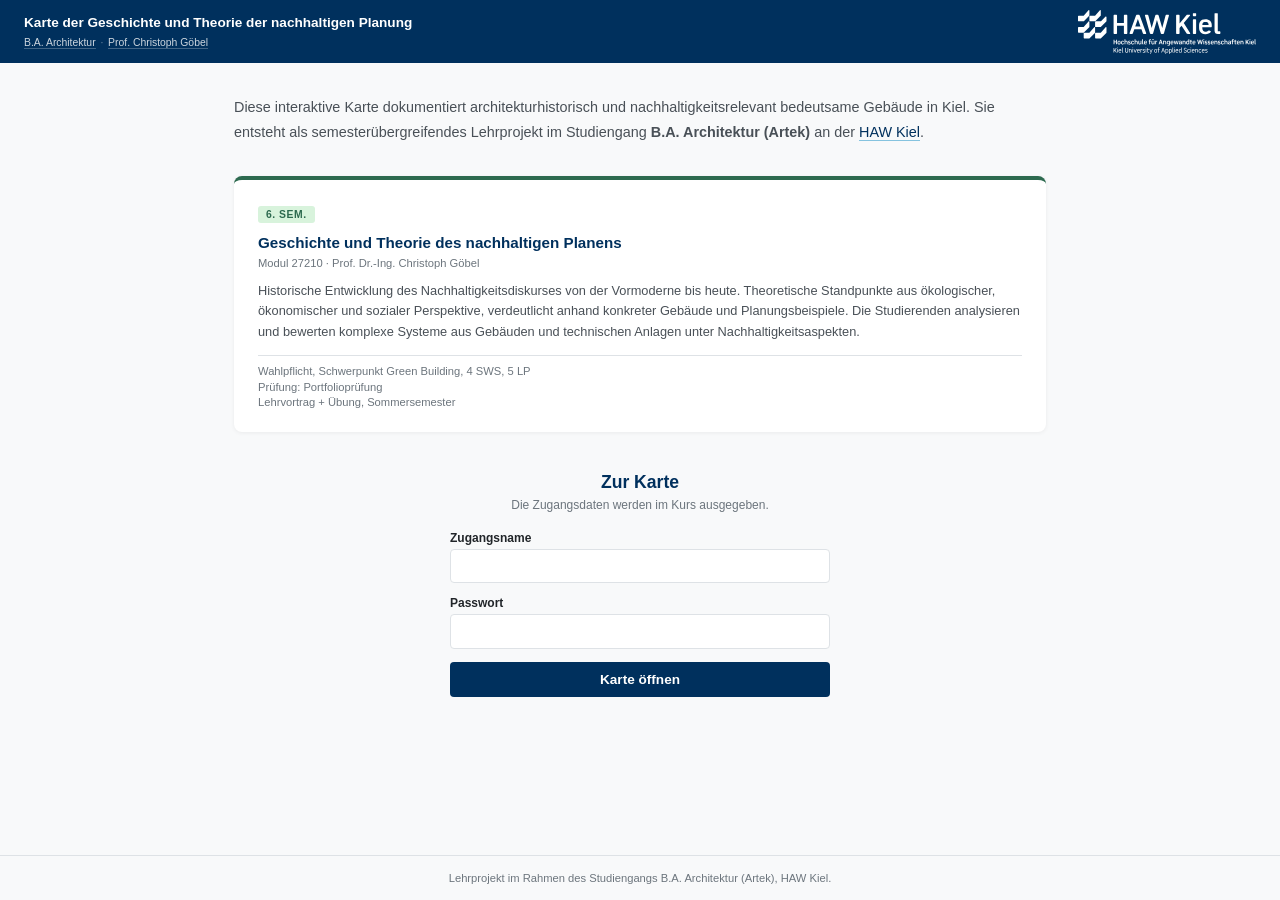
<file: index.html>
<!DOCTYPE html>
<html lang="de">
<head>
  <meta charset="UTF-8">
  <meta name="viewport" content="width=device-width, initial-scale=1.0">
  <title>Karte der Geschichte und Theorie der nachhaltigen Planung</title>
  <meta name="description" content="Interaktive Karte nachhaltigkeitsrelevanter Gebäude in Kiel – HAW Kiel, B.A. Architektur">
  <meta name="robots" content="noindex, nofollow">
  <meta name="referrer" content="strict-origin-when-cross-origin">
  <meta http-equiv="Content-Security-Policy"
        content="default-src 'self'; connect-src 'self' https://kwwyyuqwrkgyyaxnaipe.supabase.co; img-src 'self'; style-src 'self'; script-src 'self'; frame-src 'none'; object-src 'none'">

  <!-- Supabase-Credentials -->
  <meta name="supabase-url" content="https://kwwyyuqwrkgyyaxnaipe.supabase.co">
  <meta name="supabase-anon-key" content="sb_publishable_eapfujf9HCWaFhMLZmQaVQ_FvcBiDnD">

  <!-- Favicon -->
  <link rel="icon" type="image/svg+xml" href="assets/favicon.svg">

  <!-- Styles -->
  <link rel="stylesheet" href="css/main.css">
  <link rel="stylesheet" href="css/landing.css">
</head>
<body class="landing-page">

  <!-- Header -->
  <header class="site-header">
    <div class="header-left">
      <h1 class="site-title">Karte der Geschichte und Theorie der nachhaltigen Planung</h1>
      <nav class="header-meta">
        <a href="https://www.haw-kiel.de/studium/studienangebot/architektur/architektur-ba/inhalte-des-studiums/" target="_blank" rel="noopener">B.A. Architektur</a>
        <span class="meta-sep">&middot;</span>
        <a href="https://www.haw-kiel.de/person/christoph-goebel-1/" target="_blank" rel="noopener">Prof. Christoph Göbel</a>
      </nav>
    </div>
    <a href="https://www.haw-kiel.de" target="_blank" rel="noopener" class="header-logo-link">
      <img src="assets/haw-logo.svg" alt="HAW Kiel" class="logo">
    </a>
  </header>

  <main class="landing-main">

    <!-- Intro -->
    <section class="landing-intro">
      <p>
        Diese interaktive Karte dokumentiert architekturhistorisch und nachhaltigkeitsrelevant
        bedeutsame Gebäude in Kiel. Sie entsteht als semesterübergreifendes Lehrprojekt im
        Studiengang <strong>B.A. Architektur (Artek)</strong> an der
        <a href="https://www.haw-kiel.de" target="_blank" rel="noopener">HAW Kiel</a>.
      </p>
    </section>

    <!-- Module -->
    <section class="module-cards">

      <article class="module-card module-nplan">
        <div class="module-badge badge-gruen">6. Sem.</div>
        <h2>Geschichte und Theorie des nachhaltigen Planens</h2>
        <p class="module-id">Modul 27210 &middot; Prof. Dr.-Ing. Christoph Göbel</p>
        <p>
          Historische Entwicklung des Nachhaltigkeitsdiskurses von der Vormoderne bis heute.
          Theoretische Standpunkte aus ökologischer, ökonomischer und sozialer Perspektive,
          verdeutlicht anhand konkreter Gebäude und Planungsbeispiele.
          Die Studierenden analysieren und bewerten komplexe Systeme aus
          Gebäuden und technischen Anlagen unter Nachhaltigkeitsaspekten.
        </p>
        <ul class="module-details">
          <li>Wahlpflicht, Schwerpunkt Green Building, 4 SWS, 5 LP</li>
          <li>Prüfung: Portfolioprüfung</li>
          <li>Lehrvortrag + Übung, Sommersemester</li>
        </ul>
      </article>

    </section>

    <!-- Zugangsschranke -->
    <section class="login-section">
      <h2>Zur Karte</h2>
      <p class="login-hint">
        Die Zugangsdaten werden im Kurs ausgegeben.
      </p>
      <form class="login-form" id="login-form">
        <div class="form-field">
          <label for="login-user">Zugangsname</label>
          <input type="text" id="login-user" name="user" autocomplete="username" required>
        </div>
        <div class="form-field">
          <label for="login-pass">Passwort</label>
          <input type="password" id="login-pass" name="pass" autocomplete="current-password" required>
        </div>
        <div class="login-error hidden" id="login-error">
          Zugangsname oder Passwort falsch.
        </div>
        <button type="submit" class="btn-primary">Karte öffnen</button>
      </form>
    </section>

  </main>

  <!-- Footer -->
  <footer class="landing-footer">
    <p>
      Lehrprojekt im Rahmen des Studiengangs B.A. Architektur (Artek), HAW Kiel.
    </p>
  </footer>

  <!-- Supabase JS (lokal, für Auth) -->
  <script src="vendor/supabase.min.js"></script>
  <script src="js/auth.js"></script>

</body>
</html>
</file>
<file: css/main.css>
/* ── Custom Properties ────────────────────────────────────────────
   Farben: HAW Kiel CD-Manual (Stand 12/2025) + Modulfarben aus README
   Schrift: Verdana (CD-Ersatzschrift, systemweit verfügbar)
   ──────────────────────────────────────────────────────────────── */
:root {
  /* HAW Corporate Design */
  --color-haw-blau:          #00305D;
  --color-haw-hellblau:      #85C3DF;
  --color-haw-orange:        #D67B19;

  /* Modul 27210 – Geschichte & Theorie des nachhaltigen Planens */
  --color-modul-27210:       #2D6A4F;
  --color-modul-27210-light: #D8F3DC;

  /* Sem-1-Modul – archiviert (ehem. Gesch. & Theorie der Architektur und Stadt I) */
  --color-modul-sem1:        #1F4E79;
  --color-modul-sem1-light:  #D6E4F0;

  /* UI neutral */
  --color-bg:     #F8F9FA;
  --color-text:   #212529;
  --color-border: #DEE2E6;

  /* Schrift: Verdana als CD-Ersatzschrift (lokal, kein externer Load) */
  --font-main: Verdana, Geneva, sans-serif;
}

/* ── Reset & Basis ──────────────────────────────────────────────── */
*, *::before, *::after {
  box-sizing: border-box;
  margin: 0;
  padding: 0;
}

html, body {
  height: 100%;
  font-family: var(--font-main);
  color: var(--color-text);
  background: var(--color-bg);
}

a {
  text-decoration: none;
}

/* ── Header ─────────────────────────────────────────────────────── */
.site-header {
  display: flex;
  align-items: center;
  justify-content: space-between;
  gap: 1rem;
  padding: 0.6rem 1.5rem;
  background: var(--color-haw-blau);
  color: #fff;
  z-index: 1000;
  position: relative;
}

.header-left {
  display: flex;
  flex-direction: column;
  gap: 0.15rem;
  min-width: 0;
}

.site-title {
  font-size: 0.85rem;
  font-weight: 700;
  color: #fff;
  line-height: 1.35;
}

.header-meta {
  display: flex;
  flex-wrap: wrap;
  align-items: center;
  gap: 0.3rem;
  font-size: 0.65rem;
  margin-top: 0.1rem;
}

.header-meta a {
  color: rgba(255, 255, 255, 0.8);
  border-bottom: 1px solid rgba(255, 255, 255, 0.25);
  transition: color 0.15s, border-color 0.15s;
}

.header-meta a:hover {
  color: #fff;
  border-color: #fff;
}

.meta-sep {
  color: rgba(255, 255, 255, 0.4);
}

.header-logo-link {
  flex-shrink: 0;
}

.header-logo-link .logo {
  height: 44px;
  width: auto;
  display: block;
  filter: brightness(0) invert(1);
}

/* ── Responsive Header ──────────────────────────────────────────── */
@media (max-width: 600px) {
  .site-header {
    flex-direction: column;
    align-items: flex-start;
    gap: 0.5rem;
    padding: 0.5rem 1rem;
  }

  .header-logo-link {
    position: absolute;
    top: 0.5rem;
    right: 1rem;
  }

  .header-logo-link .logo {
    height: 32px;
  }

  .site-subtitle {
    max-width: calc(100% - 80px);
  }
}

/* ── Status-Meldung ─────────────────────────────────────────────── */
#load-status {
  position: absolute;
  bottom: 2rem;
  left: 50%;
  transform: translateX(-50%);
  background: rgba(255, 255, 255, 0.95);
  padding: 0.75rem 1.5rem;
  border-radius: 8px;
  box-shadow: 0 2px 8px rgba(0,0,0,0.15);
  font-size: 0.85rem;
  z-index: 1000;
  pointer-events: none;
}

#load-status:empty {
  display: none;
}

/* ── Datenschutz-Hinweis ────────────────────────────────────────── */
.privacy-notice {
  position: fixed;
  bottom: 0;
  left: 0;
  right: 0;
  background: var(--color-haw-blau);
  color: #fff;
  padding: 0.75rem 1.5rem;
  font-size: 0.75rem;
  line-height: 1.5;
  z-index: 2000;
  display: flex;
  align-items: center;
  gap: 1rem;
}

.privacy-notice a {
  color: var(--color-haw-hellblau);
}

.privacy-notice button {
  flex-shrink: 0;
  background: #fff;
  color: var(--color-haw-blau);
  border: none;
  padding: 0.4rem 1rem;
  border-radius: 4px;
  font-family: var(--font-main);
  font-size: 0.75rem;
  font-weight: 700;
  cursor: pointer;
}

.privacy-notice.hidden {
  display: none;
}
</file>
<file: css/landing.css>
/* ── Landing Page ─────────────────────────────────────────────────── */
.landing-page {
  display: flex;
  flex-direction: column;
  min-height: 100vh;
}

.landing-main {
  flex: 1;
  max-width: 860px;
  margin: 0 auto;
  padding: 2rem 1.5rem;
}

/* ── Intro ───────────────────────────────────────────────────────── */
.landing-intro {
  font-size: 0.9rem;
  line-height: 1.7;
  color: #495057;
  margin-bottom: 2rem;
}

.landing-intro a {
  color: var(--color-haw-blau);
  border-bottom: 1px solid var(--color-haw-hellblau);
}

/* ── Modul-Karten ────────────────────────────────────────────────── */
.module-cards {
  margin-bottom: 2.5rem;
}

.module-card {
  background: #fff;
  border-radius: 8px;
  padding: 1.5rem;
  border-top: 4px solid var(--color-border);
  box-shadow: 0 1px 4px rgba(0,0,0,0.06);
}

.module-gtas {
  border-top-color: var(--color-modul-sem1);
}

.module-nplan {
  border-top-color: var(--color-modul-27210);
}

.module-badge {
  display: inline-block;
  font-size: 0.65rem;
  font-weight: 700;
  text-transform: uppercase;
  letter-spacing: 0.05em;
  padding: 0.2rem 0.5rem;
  border-radius: 3px;
  margin-bottom: 0.6rem;
}

.badge-blau {
  background: var(--color-modul-sem1-light);
  color: var(--color-modul-sem1);
}

.badge-gruen {
  background: var(--color-modul-27210-light);
  color: var(--color-modul-27210);
}

.module-card h2 {
  font-size: 0.95rem;
  font-weight: 700;
  color: var(--color-haw-blau);
  margin-bottom: 0.3rem;
  line-height: 1.3;
}

.module-id {
  font-size: 0.7rem;
  color: #6c757d;
  margin-bottom: 0.7rem;
}

.module-card > p:not(.module-id) {
  font-size: 0.8rem;
  line-height: 1.6;
  color: #495057;
}

.module-details {
  list-style: none;
  margin-top: 0.8rem;
  padding-top: 0.6rem;
  border-top: 1px solid var(--color-border);
  font-size: 0.7rem;
  color: #6c757d;
}

.module-details li + li {
  margin-top: 0.2rem;
}

/* ── Login-Bereich ───────────────────────────────────────────────── */
.login-section {
  max-width: 380px;
  margin: 0 auto;
  text-align: center;
}

.login-section h2 {
  font-size: 1.1rem;
  font-weight: 700;
  color: var(--color-haw-blau);
  margin-bottom: 0.3rem;
}

.login-hint {
  font-size: 0.75rem;
  color: #6c757d;
  margin-bottom: 1.2rem;
}

.login-form {
  display: flex;
  flex-direction: column;
  gap: 0.8rem;
  text-align: left;
}

.form-field label {
  display: block;
  font-size: 0.75rem;
  font-weight: 700;
  color: var(--color-text);
  margin-bottom: 0.25rem;
}

.form-field input {
  width: 100%;
  padding: 0.55rem 0.75rem;
  border: 1px solid var(--color-border);
  border-radius: 4px;
  font-family: var(--font-main);
  font-size: 0.85rem;
  background: #fff;
}

.form-field input:focus {
  outline: none;
  border-color: var(--color-haw-blau);
  box-shadow: 0 0 0 2px rgba(0, 48, 93, 0.15);
}

.login-error {
  font-size: 0.75rem;
  color: #dc3545;
  text-align: center;
}

.login-error.hidden {
  display: none;
}

.btn-primary {
  background: var(--color-haw-blau);
  color: #fff;
  border: none;
  padding: 0.65rem 1.5rem;
  border-radius: 4px;
  font-family: var(--font-main);
  font-size: 0.85rem;
  font-weight: 700;
  cursor: pointer;
  transition: background 0.15s;
}

.btn-primary:hover {
  background: #001f3d;
}

/* ── Footer ──────────────────────────────────────────────────────── */
.landing-footer {
  text-align: center;
  padding: 1rem 1.5rem;
  font-size: 0.7rem;
  color: #6c757d;
  border-top: 1px solid var(--color-border);
}
</file>
